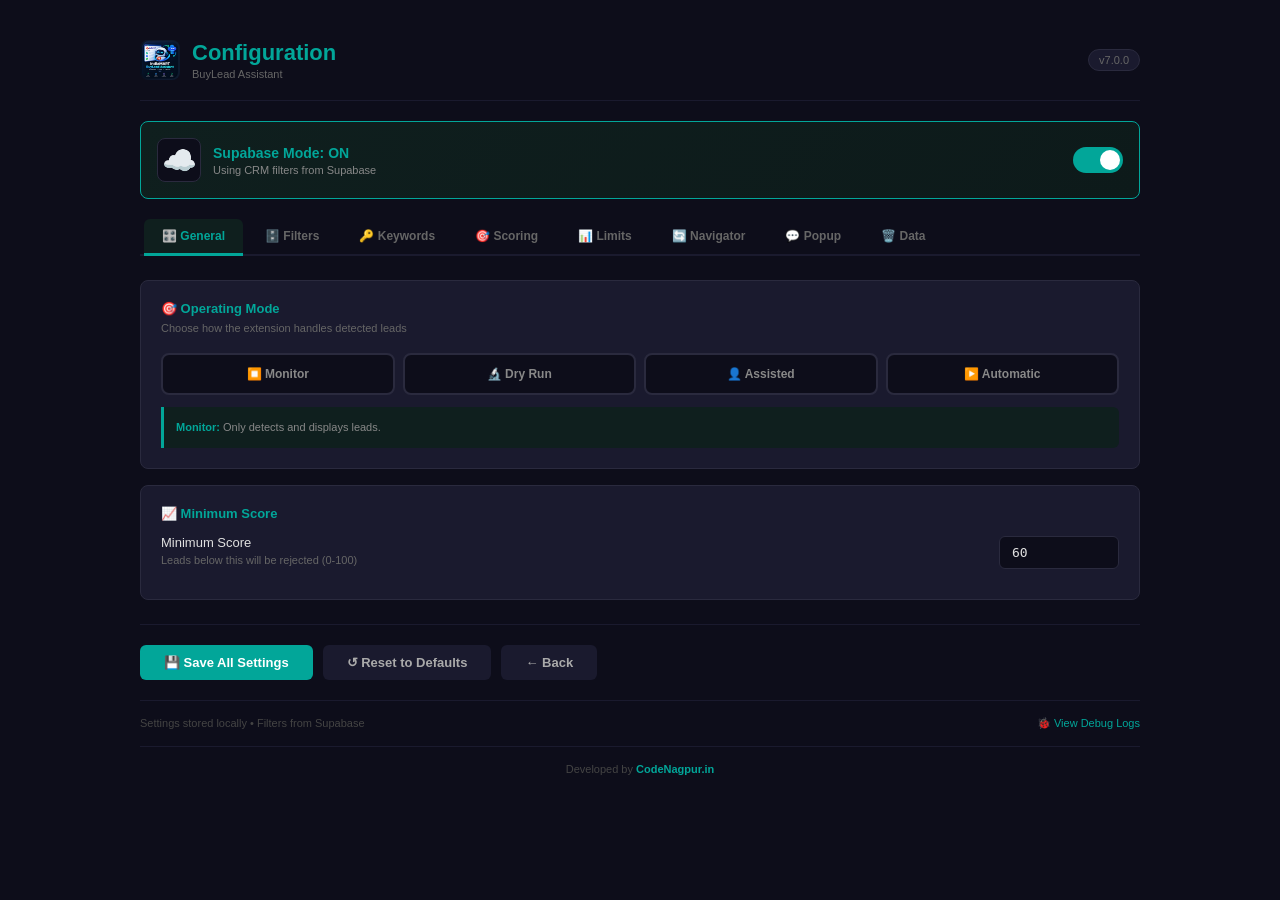
<file: config/index.html>
<!DOCTYPE html>
<html>
<head>
    <meta charset="UTF-8">
    <title>Config - BuyLead Assistant</title>
    <link rel="stylesheet" href="style.css">
</head>
<body>
    <div class="container">
        <div class="header">
            <div class="header-left">
                <img src="../plugin.png" alt="BuyLead Assistant" class="header-icon-img" />
                <div class="header-text">
                    <h1>Configuration</h1>
                    <span class="subtitle">BuyLead Assistant</span>
                </div>
            </div>
            <span class="version">v7.0.0</span>
        </div>

        <!-- Connection Toggle -->
        <div class="connection-toggle" id="connectionToggle">
            <div class="connection-left">
                <div class="connection-icon" id="configConnIcon">☁️</div>
                <div class="connection-info">
                    <div class="connection-label" id="configConnLabel">Supabase Mode: ON</div>
                    <div class="connection-desc" id="configConnDesc">Using CRM filters from Supabase</div>
                </div>
            </div>
            <label class="switch">
                <input type="checkbox" id="configSupabaseToggle" checked>
                <span class="slider"></span>
            </label>
        </div>

        <!-- Tabs -->
        <div class="tab-bar">
            <span class="tab active" data-tab="general">🎛️ General</span>
            <span class="tab" data-tab="filters">🗄️ Filters</span>
            <span class="tab" data-tab="keywords">🔑 Keywords</span>
            <span class="tab" data-tab="scoring">🎯 Scoring</span>
            <span class="tab" data-tab="limits">📊 Limits</span>
            <span class="tab" data-tab="navigator">🔄 Navigator</span>
            <span class="tab" data-tab="popup">💬 Popup</span>
            <span class="tab danger" data-tab="data">🗑️ Data</span>
        </div>

        <!-- ============================================================
             GENERAL
             ============================================================ -->
        <div class="tab-content active" id="tab-general">
            <div class="section">
                <div class="section-title">🎯 Operating Mode</div>
                <div class="section-desc">Choose how the extension handles detected leads</div>
                <div class="mode-grid">
                    <button class="mode-btn monitor"   data-mode="MONITOR">⏹️ Monitor</button>
                    <button class="mode-btn dryrun"    data-mode="DRY_RUN">🔬 Dry Run</button>
                    <button class="mode-btn assisted"  data-mode="ASSISTED">👤 Assisted</button>
                    <button class="mode-btn automatic" data-mode="AUTOMATIC">▶️ Automatic</button>
                </div>
                <div class="info-box" id="modeInfo"><strong>Monitor:</strong> Only detects and displays leads.</div>
            </div>
            <div class="section">
                <div class="section-title">📈 Minimum Score</div>
                <div class="field">
                    <div class="field-label">Minimum Score <span class="desc">Leads below this will be rejected (0-100)</span></div>
                    <div class="field-control"><input type="number" id="minScore" min="0" max="100" value="60"></div>
                </div>
            </div>
        </div>

        <!-- ============================================================
             FILTERS (Full CRUD + Legacy migration banner)
             ============================================================ -->
        <div class="tab-content" id="tab-filters">
            <div class="section">
                <div class="section-title">
                    🗄️ Filter Management
                    <span class="keyword-count" id="filtersCount">0</span>
                </div>
                <div class="section-desc">
                    Manage Supabase filters directly. Each filter contains product keywords,
                    negative keywords, required keywords, and location rules.
                </div>

                <!-- Legacy migration hint (auto-toggled by config.js) -->
                <div class="info-box" id="legacyBanner" style="display:none;">
                    <strong>⚠️ Legacy filters detected.</strong>
                    Some filters still use the old <code>filter_config</code> column.
                    Click <strong>Bulk Sync Keywords</strong> below to migrate them to the new
                    <code>product_keywords</code> / <code>negative_keywords</code> / etc. columns.
                </div>

                <div class="actions" style="margin-top:0;padding-top:0;border-top:none;">
                    <button class="btn-primary" id="refreshFiltersBtn">🔄 Refresh</button>
                    <button class="btn-primary" id="addFilterBtn">➕ Add New Filter</button>
                    <button class="btn-warning" id="bulkSyncBtn">🔄 Bulk Sync Keywords</button>
                </div>
                <div id="filtersList" style="margin-top:16px;">
                    <div class="empty-state">⏳ Loading filters...</div>
                </div>
            </div>
        </div>

        <!-- ============================================================
             KEYWORDS (Local fallback)
             ============================================================ -->
        <div class="tab-content" id="tab-keywords">
            <div class="section">
                <div class="section-title">📋 Local Product Keywords <span class="keyword-count" id="productCount">0</span></div>
                <div class="section-desc">One per line. Used when Supabase is OFF, or as fallback when Supabase has no keywords.</div>
                <div class="field"><div class="field-control" style="flex:1;text-align:left;min-width:auto;"><textarea id="productKeywords" rows="6"></textarea></div></div>
            </div>
            <div class="section">
                <div class="section-title">🚫 Local Negative Keywords <span class="keyword-count" id="negativeCount">0</span></div>
                <div class="field"><div class="field-control" style="flex:1;text-align:left;min-width:auto;"><textarea id="negativeKeywords" rows="5"></textarea></div></div>
            </div>
            <div class="section">
                <div class="section-title">✅ Local Required Keywords <span class="keyword-count" id="requiredCount">0</span></div>
                <div class="field"><div class="field-control" style="flex:1;text-align:left;min-width:auto;"><textarea id="requiredKeywords" rows="4"></textarea></div></div>
            </div>
            <div class="actions">
                <button class="btn-primary" id="saveKeywordsBtn">💾 Save Local Keywords</button>
                <button class="btn-secondary" id="resetKeywordsBtn">↺ Clear</button>
            </div>
        </div>

        <!-- ============================================================
             SCORING (unchanged, defaults read from config.js)
             ============================================================ -->
        <div class="tab-content" id="tab-scoring">
            <div class="section" style="border-color:#02A699;background:linear-gradient(135deg,#0f1f1e 0%,#0d1a1a 100%);">
                <div class="section-title">🎯 STRICT COUNTRY FILTER <span class="keyword-count" style="background:#02A699;color:#fff;">PRIMARY GATE</span></div>
                <div class="section-desc">When enabled, leads are filtered by country BEFORE keyword matching.</div>
                <div class="field">
                    <div class="field-label"><strong style="color:#02A699;">Enable Strict Country Mode</strong><span class="desc">Only acquire leads from allowed countries</span></div>
                    <div class="field-control"><label class="switch"><input type="checkbox" id="strictCountryMode"><span class="slider"></span></label></div>
                </div>
                <div class="field">
                    <div class="field-label">Allowed Countries <span class="desc">Comma-separated ISO codes (IN, US, AE)</span></div>
                    <div class="field-control" style="flex:1;text-align:left;"><input type="text" id="allowedCountries" style="width:100%;" placeholder="IN" value="IN"></div>
                </div>
                <div class="field">
                    <div class="field-label">Reject Unknown Country <span class="desc">Also reject leads with no country</span></div>
                    <div class="field-control"><label class="switch"><input type="checkbox" id="strictCountryRejectUnknown" checked><span class="slider"></span></label></div>
                </div>
                <div class="info-box" id="strictCountryPreview">🌍 Strict mode OFF — all countries accepted</div>
            </div>

            <div class="section">
                <div class="section-title">🎯 Base Scoring</div>
                <div class="field"><div class="field-label">Base Score</div><div class="field-control"><input type="number" id="wBase" min="0" max="100" value="50"></div></div>
            </div>

            <div class="section">
                <div class="section-title">📦 Product Keyword Weight</div>
                <div class="field"><div class="field-label">Points per Keyword</div><div class="field-control"><input type="number" id="wPerProductKeyword" min="0" max="50" value="10"></div></div>
                <div class="field"><div class="field-label">Max Product Bonus</div><div class="field-control"><input type="number" id="wMaxProductBonus" min="0" max="100" value="30"></div></div>
            </div>

            <div class="section">
                <div class="section-title">🌍 Country Weightage</div>
                <div class="field"><div class="field-label">Preferred Countries</div><div class="field-control" style="flex:1;text-align:left;"><input type="text" id="preferredCountries" style="width:100%;" placeholder="IN"></div></div>
                <div class="field"><div class="field-label">Country Match Bonus</div><div class="field-control"><input type="number" id="wCountryMatch" min="0" max="50" value="15"></div></div>
                <div class="field"><div class="field-label">Wrong Country Penalty</div><div class="field-control"><input type="number" id="pWrongCountry" min="-50" max="0" value="-20"></div></div>
            </div>

            <div class="section">
                <div class="section-title">📍 State Weightage</div>
                <div class="field"><div class="field-label">Preferred States</div><div class="field-control" style="flex:1;text-align:left;"><input type="text" id="preferredStates" style="width:100%;" placeholder="maharashtra"></div></div>
                <div class="field"><div class="field-label">State Match Bonus</div><div class="field-control"><input type="number" id="wPreferredState" min="0" max="50" value="15"></div></div>
                <div class="field"><div class="field-label">Wrong State Penalty</div><div class="field-control"><input type="number" id="pWrongState" min="-50" max="0" value="-10"></div></div>
            </div>

            <div class="section">
                <div class="section-title">📞 Contact Weightage</div>
                <div class="field"><div class="field-label">Mobile Available Bonus</div><div class="field-control"><input type="number" id="wHasMobile" min="0" max="30" value="10"></div></div>
                <div class="field"><div class="field-label">Email Available Bonus</div><div class="field-control"><input type="number" id="wHasEmail" min="0" max="30" value="8"></div></div>
                <div class="field"><div class="field-label">Phone Bonus</div><div class="field-control"><input type="number" id="wHasPhone" min="0" max="30" value="5"></div></div>
                <div class="field"><div class="field-label">No Contact Penalty</div><div class="field-control"><input type="number" id="pNoContact" min="-50" max="0" value="-5"></div></div>
            </div>

            <div class="section">
                <div class="section-title">📝 Requirement Detail</div>
                <div class="field"><div class="field-label">Detail Bonus</div><div class="field-control"><input type="number" id="wDetailedRequirement" min="0" max="30" value="5"></div></div>
                <div class="field"><div class="field-label">Min Length</div><div class="field-control"><input type="number" id="wRequirementLengthThreshold" min="20" max="500" value="100"></div></div>
            </div>

            <div class="actions">
                <button class="btn-primary" id="saveScoringBtn">💾 Save Scoring</button>
                <button class="btn-secondary" id="resetScoringBtn">↺ Reset</button>
            </div>
        </div>

        <!-- ============================================================
             LIMITS (defaults reflect v6.2 speed tuning)
             ============================================================ -->
        <div class="tab-content" id="tab-limits">
            <div class="section">
                <div class="section-title">⏱️ Rate Limits</div>
                <div class="section-desc">
                    Higher limits = faster queue. Cooldown is the gap between two acquisitions.
                </div>
                <div class="field"><div class="field-label">Per Minute</div><div class="field-control"><input type="number" id="perMinute" min="0" max="200" value="60"></div></div>
                <div class="field"><div class="field-label">Per Hour</div><div class="field-control"><input type="number" id="perHour" min="0" max="1000" value="400"></div></div>
                <div class="field"><div class="field-label">Per Day</div><div class="field-control"><input type="number" id="perDay" min="0" max="10000" value="2000"></div></div>
                <div class="field"><div class="field-label">Per Session</div><div class="field-control"><input type="number" id="perSession" min="0" max="5000" value="1000"></div></div>
                <div class="field"><div class="field-label">Cooldown (ms) <span class="desc">Lower = faster queue</span></div><div class="field-control"><input type="number" id="cooldownMs" min="0" max="60000" step="50" value="400"></div></div>
            </div>
        </div>

        <!-- ============================================================
             NAVIGATOR (defaults reflect v6.2 speed tuning)
             ============================================================ -->
        <div class="tab-content" id="tab-navigator">
            <div class="section">
                <div class="section-title">🔄 Auto-Scroll & Load</div>
                <div class="section-desc">
                    These settings control how fast the page is scrolled to the bottom
                    and how quickly new leads are pulled in. Defaults are tuned for speed.
                </div>
                <div class="field"><div class="field-label">Auto-Scroll Enabled</div><div class="field-control"><input type="checkbox" id="autoScroll" checked style="width:18px;height:18px;"></div></div>
                <div class="field"><div class="field-label">Scroll Speed (px/step) <span class="desc">Higher = faster</span></div><div class="field-control"><input type="number" id="scrollSpeed" min="100" max="3000" step="50" value="900"></div></div>
                <div class="field"><div class="field-label">Scroll Delay (ms) <span class="desc">Lower = faster</span></div><div class="field-control"><input type="number" id="scrollDelayMs" min="10" max="1000" step="10" value="40"></div></div>
                <div class="field"><div class="field-label">Bottom Wait (ms)</div><div class="field-control"><input type="number" id="bottomWaitMs" min="100" max="10000" step="100" value="500"></div></div>
                <div class="field"><div class="field-label">Loop Interval (ms) <span class="desc">Lower = faster queue refill</span></div><div class="field-control"><input type="number" id="loopIntervalMs" min="100" max="10000" step="50" value="250"></div></div>
                <div class="field"><div class="field-label">Load More Wait (ms)</div><div class="field-control"><input type="number" id="loadMoreWaitMs" min="200" max="15000" step="100" value="900"></div></div>
                <div class="field"><div class="field-label">Max Stuck Loops</div><div class="field-control"><input type="number" id="maxStuckLoops" min="1" max="20" value="3"></div></div>
            </div>
            <div class="section">
                <div class="section-title">♻️ Auto-Reload</div>
                <div class="field"><div class="field-label">Auto-Reload on Complete</div><div class="field-control"><input type="checkbox" id="autoReloadOnComplete" checked style="width:18px;height:18px;"></div></div>
                <div class="field"><div class="field-label">Reload Delay (ms)</div><div class="field-control"><input type="number" id="autoReloadDelayMs" min="500" max="30000" step="100" value="1500"></div></div>
                <div class="field"><div class="field-label">Max Reloads/Session</div><div class="field-control"><input type="number" id="maxReloadsPerSession" min="1" max="200" value="20"></div></div>
            </div>
            <div class="actions">
                <!-- Speed-only reset — see note in config.js. Not wired by default; safe to remove if unwanted. -->
                <button class="btn-secondary" id="speedResetBtn" title="Reset only scroll/loop/cooldown to fast defaults">⚡ Reset to Speed Defaults</button>
            </div>
        </div>

        <!-- ============================================================
             POPUP (defaults reflect v6.2 speed tuning)
             ============================================================ -->
        <div class="tab-content" id="tab-popup">
            <div class="section">
                <div class="section-title">💬 Popup Handling</div>
                <div class="field"><div class="field-label">Auto-Handle Popups</div><div class="field-control"><input type="checkbox" id="autoMinimize" checked style="width:18px;height:18px;"></div></div>
                <div class="field"><div class="field-label">Popup Timeout (ms) <span class="desc">How long to wait before assuming no popup</span></div><div class="field-control"><input type="number" id="popupTimeoutMs" min="1000" max="60000" step="500" value="5000"></div></div>
                <div class="field"><div class="field-label">Confirmation Answer</div><div class="field-control"><select id="confirmationAnswer"><option value="yes">YES</option><option value="no">NO</option></select></div></div>
                <div class="field"><div class="field-label">Purchase Modal Action</div><div class="field-control"><select id="purchaseAction"><option value="close">Auto-close</option><option value="stop">Stop acquiring</option></select></div></div>
            </div>
        </div>

        <!-- ============================================================
             DATA
             ============================================================ -->
        <div class="tab-content" id="tab-data">
            <div class="section">
                <div class="section-title">📊 Supabase Table Counts</div>
                <div class="weight-grid">
                    <div class="stat-box"><div class="num" id="countLeads">-</div><div class="lbl">Leads</div></div>
                    <div class="stat-box"><div class="num" id="countHistory">-</div><div class="lbl">History</div></div>
                    <div class="stat-box"><div class="num" id="countFilters">-</div><div class="lbl">Filters</div></div>
                </div>
                <div style="margin-top:16px;">
                    <button class="btn-primary" id="refreshCountsBtn">🔄 Refresh Counts</button>
                </div>
            </div>

            <div class="section">
                <div class="section-title">🧹 Local Data</div>
                <div class="danger-zone-buttons">
                    <button class="btn-warning" data-action="clearDupCache">🗑️ Clear Duplicate Cache</button>
                    <button class="btn-danger"  data-action="clearAllLocal">⚠️ Clear ALL Local Data</button>
                </div>
            </div>

            <div class="section danger">
                <div class="section-title">☢️ Supabase Data — DANGER ZONE</div>
                <div class="danger-zone-buttons">
                    <button class="btn-warning" data-action="resetStats">🔄 Reset Filter Stats</button>
                    <button class="btn-danger"  data-action="clearHistory">🗑️ Delete ALL Lead History</button>
                    <button class="btn-danger"  data-action="clearLeads">🗑️ Delete ALL Leads</button>
                    <button class="btn-danger"  data-action="clearBefore">📅 Delete Leads Before Date</button>
                    <button class="btn-danger"  data-action="clearFilters">🗑️ Delete ALL Filters</button>
                </div>
            </div>
        </div>

        <!-- ============================================================
             GLOBAL ACTIONS
             ============================================================ -->
        <div class="actions">
            <button class="btn-primary"   id="saveAllBtn">💾 Save All Settings</button>
            <button class="btn-secondary" id="resetAllBtn">↺ Reset to Defaults</button>
            <button class="btn-secondary" id="backBtn">← Back</button>
        </div>

        <div class="footer">
            <span>Settings stored locally • Filters from Supabase</span>
            <a id="debugLink">🐞 View Debug Logs</a>
        </div>

        <div class="credit">
            Developed by <a href="https://codenagpur.in" target="_blank">CodeNagpur.in</a>
        </div>
    </div>

    <!-- ============================================================
         FILTER EDITOR MODAL (unchanged — all IDs kept)
         ============================================================ -->
    <div class="modal-overlay" id="filterModal" style="display:none;">
        <div class="modal">
            <div class="modal-header">
                <h3 id="filterModalTitle">Add New Filter</h3>
                <button class="modal-close" id="filterModalClose">×</button>
            </div>
            <div class="modal-body">
                <input type="hidden" id="editFilterId" value="">

                <div class="field">
                    <div class="field-label">Filter Name <span class="desc">Display name (e.g. "Skincare Serum")</span></div>
                    <div class="field-control" style="flex:1;text-align:left;">
                        <input type="text" id="editFilterName" style="width:100%;" placeholder="Skincare Serum">
                    </div>
                </div>

                <div class="field">
                    <div class="field-label">Client ID <span class="desc">Usually "default"</span></div>
                    <div class="field-control" style="flex:1;text-align:left;">
                        <input type="text" id="editClientId" style="width:100%;" value="default">
                    </div>
                </div>

                <div class="field">
                    <div class="field-label">Is Active <span class="desc">Only active filters are used</span></div>
                    <div class="field-control">
                        <label class="switch">
                            <input type="checkbox" id="editIsActive" checked>
                            <span class="slider"></span>
                        </label>
                    </div>
                </div>

                <div class="section-title" style="margin-top:20px;">📦 Product Keywords</div>
                <div class="section-desc">One per line. At least one must match the lead's <strong>product name</strong> (not the message).</div>
                <textarea id="editProductKeywords" class="modal-textarea" rows="6" placeholder="serum&#10;sunscreen&#10;spf&#10;cream"></textarea>

                <div class="section-title" style="margin-top:16px;">🚫 Negative Keywords</div>
                <div class="section-desc">One per line. Any match in the product name rejects the lead.</div>
                <textarea id="editNegativeKeywords" class="modal-textarea" rows="4" placeholder="used&#10;repair&#10;job"></textarea>

                <div class="section-title" style="margin-top:16px;">✅ Required Keywords</div>
                <div class="section-desc">One per line. At least one must appear in the product name <em>or</em> message.</div>
                <textarea id="editRequiredKeywords" class="modal-textarea" rows="3" placeholder="buy&#10;purchase"></textarea>

                <div class="section-title" style="margin-top:16px;">🌍 Location Keywords</div>
                <div class="section-desc">One per line. Country or state names (e.g. india, maharashtra)</div>
                <textarea id="editLocationKeywords" class="modal-textarea" rows="3" placeholder="india&#10;maharashtra"></textarea>

                <div class="info-box" style="margin-top:16px;">
                    <strong>💡 Tip:</strong> v7 stores keywords only in the new columns
                    (<code>product_keywords</code>, <code>negative_keywords</code>, etc.).
                    Legacy <code>filter_config</code> is no longer written.
                </div>
            </div>
            <div class="modal-footer">
                <button class="btn-secondary" id="filterModalCancel">Cancel</button>
                <button class="btn-primary"   id="filterModalSave">💾 Save Filter</button>
            </div>
        </div>
    </div>

    <div class="toast-container" id="toastContainer"></div>

    <script src="config.js"></script>
</body>
</html>
</file>
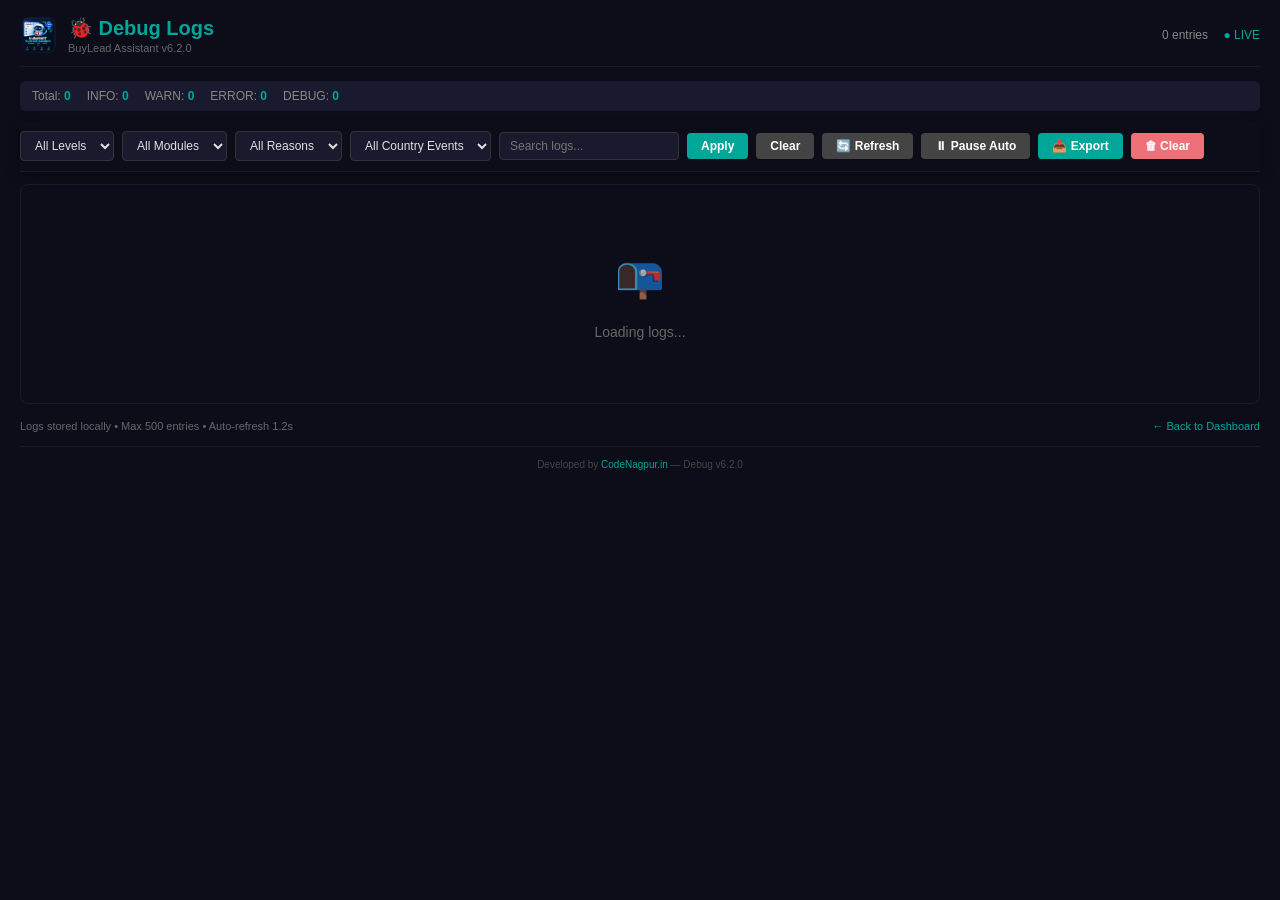
<file: debug/index.html>
<!DOCTYPE html>
<html>
<head>
    <meta charset="UTF-8">
    <title>Debug - BuyLead Assistant</title>
    <style>
        /* ============================================================
           RESET & BASE
           ============================================================ */
        * { margin: 0; padding: 0; box-sizing: border-box; }
        body {
            font-family: 'Consolas', -apple-system, Arial, sans-serif;
            background: #0d0d1a;
            color: #e0e0e0;
            padding: 16px 20px 20px;
            min-height: 100vh;
        }

        /* ============================================================
           HEADER
           ============================================================ */
        .header {
            display: flex;
            justify-content: space-between;
            align-items: center;
            margin-bottom: 14px;
            padding-bottom: 12px;
            border-bottom: 1px solid #1a1a2e;
        }
        .header-left { display: flex; align-items: center; gap: 12px; }
        .header-icon-img {
            width: 36px;
            height: 36px;
            object-fit: contain;
            border-radius: 8px;
            flex-shrink: 0;
        }
        .header-text { display: flex; flex-direction: column; }
        .header h1 { font-size: 20px; color: #02A699; line-height: 1.2; }
        .header .subtitle { font-size: 11px; color: #666; margin-top: 2px; }
        .header .status { font-size: 12px; color: #888; }
        .header .status #liveIndicator { margin-left: 12px; color: #02A699; }

        /* ============================================================
           STATS BAR
           ============================================================ */
        .stats-bar {
            display: flex;
            gap: 16px;
            margin-bottom: 10px;
            padding: 8px 12px;
            background: #1a1a2e;
            border-radius: 6px;
            font-size: 12px;
            flex-wrap: wrap;
        }
        .stats-bar span { color: #888; }
        .stats-bar strong { color: #02A699; }

        /* ============================================================
           STICKY FILTER BAR
           ============================================================ */
        .controls {
            display: flex;
            flex-wrap: wrap;
            gap: 8px;
            align-items: center;
            padding: 10px 0;
            margin-bottom: 12px;
            position: sticky;
            top: 0;
            z-index: 100;
            background: #0d0d1a;
            border-bottom: 1px solid #1a1a2e;
            box-shadow: 0 4px 12px rgba(0,0,0,0.4);
        }
        .controls select,
        .controls input {
            padding: 6px 10px;
            border-radius: 4px;
            border: 1px solid #333;
            background: #1a1a2e;
            color: #e0e0e0;
            font-size: 12px;
            font-family: inherit;
        }
        .controls select:focus,
        .controls input:focus {
            outline: none;
            border-color: #02A699;
            box-shadow: 0 0 0 2px rgba(2, 166, 153, 0.15);
        }
        .controls button {
            padding: 6px 14px;
            border: none;
            border-radius: 4px;
            cursor: pointer;
            font-weight: 600;
            font-size: 12px;
            font-family: inherit;
            transition: all 0.15s ease;
        }
        .controls button:disabled { opacity: 0.6; cursor: not-allowed; }

        /* ============================================================
           BUTTON VARIANTS
           ============================================================ */
        .btn-primary   { background: #02A699; color: white; }
        .btn-primary:hover:not(:disabled)   { background: #018f88; }
        .btn-danger    { background: #ef7076; color: white; }
        .btn-danger:hover:not(:disabled)    { background: #e05a5f; }
        .btn-secondary { background: #444; color: white; }
        .btn-secondary:hover:not(:disabled) { background: #555; }

        /* ============================================================
           LOG CONTAINER
           ============================================================ */
        .log-container {
            background: #0d0d1a;
            border-radius: 8px;
            max-height: 74vh;
            overflow-y: auto;
            border: 1px solid #1a1a2e;
        }
        .log-container::-webkit-scrollbar { width: 10px; }
        .log-container::-webkit-scrollbar-track { background: #0d0d1a; }
        .log-container::-webkit-scrollbar-thumb { background: #2a2a3e; border-radius: 5px; }
        .log-container::-webkit-scrollbar-thumb:hover { background: #3a3a4e; }

        /* ============================================================
           LOG ROW
           ============================================================ */
        .log-entry {
            padding: 6px 12px;
            border-bottom: 1px solid #1a1a2e;
            font-size: 12px;
            display: flex;
            align-items: center;
            gap: 10px;
            font-family: 'Consolas', monospace;
            flex-wrap: wrap;
        }
        .log-entry:hover { background: #14141f; }
        .log-entry:last-child { border-bottom: none; }

        /* Level badge */
        .log-level {
            font-weight: 700;
            min-width: 55px;
            text-align: center;
            padding: 1px 6px;
            border-radius: 3px;
            font-size: 10px;
            flex-shrink: 0;
        }
        .level-TRACE { color: #666;    background: #1a1a1a; }
        .level-DEBUG { color: #8888cc; background: #1a1a2e; }
        .level-INFO  { color: #02A699; background: #0a2e2c; }
        .level-WARN  { color: #f5a623; background: #2e2410; }
        .level-ERROR { color: #ef7076; background: #2e1012; }
        .level-FATAL {
            color: #ff0000;
            background: #2e0000;
            animation: pulseFatal 1.5s ease-in-out infinite;
        }
        @keyframes pulseFatal {
            0%, 100% { opacity: 1; }
            50% { opacity: 0.65; }
        }

        /* Time + module columns */
        .log-time {
            color: #666;
            font-size: 11px;
            min-width: 130px;
            flex-shrink: 0;
            font-variant-numeric: tabular-nums;
        }
        .log-module {
            color: #888;
            min-width: 85px;
            flex-shrink: 0;
            font-size: 11px;
        }
        .log-message {
            flex: 1;
            color: #e0e0e0;
            word-break: break-word;
            min-width: 200px;
        }

        /* Inline extras: product name + reason chips */
        .log-extra {
            display: inline-block;
            color: #7c8fbe;
            background: #1a1a2e;
            padding: 1px 6px;
            border-radius: 3px;
            font-size: 10px;
            margin-left: 6px;
            max-width: 220px;
            overflow: hidden;
            text-overflow: ellipsis;
            white-space: nowrap;
            vertical-align: middle;
        }
        .log-reason {
            display: inline-block;
            padding: 1px 6px;
            border-radius: 3px;
            font-size: 10px;
            margin-left: 6px;
            background: #1a1a2e;
            font-weight: 600;
            vertical-align: middle;
        }

        /* Preview data + buttons cluster */
        .log-data {
            color: #666;
            font-size: 10px;
            max-width: 260px;
            overflow: hidden;
            text-overflow: ellipsis;
            white-space: nowrap;
            flex-shrink: 0;
        }
        .log-buttons {
            display: inline-flex;
            align-items: center;
            gap: 2px;
            flex-shrink: 0;
        }
        .expand-btn {
            background: none;
            border: none;
            color: #02A699;
            cursor: pointer;
            font-size: 10px;
            padding: 3px 6px;
            border-radius: 3px;
        }
        .expand-btn:hover {
            background: #1a1a2e;
            color: #fff;
        }
        .copy-btn {
            background: none;
            border: none;
            color: #666;
            cursor: pointer;
            font-size: 11px;
            padding: 3px 6px;
            border-radius: 3px;
            transition: all 0.15s ease;
        }
        .copy-btn:hover {
            color: #02A699;
            background: #1a1a2e;
        }

        /* Expanded data */
        .log-data-full {
            display: none;
            width: 100%;
            padding: 10px;
            margin-top: 4px;
            background: #1a1a2e;
            border-radius: 4px;
            font-size: 11px;
            color: #aaa;
            white-space: pre-wrap;
            word-break: break-all;
            font-family: 'Consolas', monospace;
            border-left: 3px solid #02A699;
        }
        .log-data-full.show { display: block; }

        /* ============================================================
           EMPTY STATE
           ============================================================ */
        .empty {
            text-align: center;
            color: #666;
            padding: 60px 20px;
            font-size: 14px;
            line-height: 1.6;
        }
        .empty-icon {
            font-size: 40px;
            display: block;
            margin-bottom: 12px;
            opacity: 0.7;
        }

        /* ============================================================
           FOOTER + CREDIT
           ============================================================ */
        .footer {
            margin-top: 16px;
            display: flex;
            justify-content: space-between;
            font-size: 11px;
            color: #666;
            flex-wrap: wrap;
            gap: 8px;
        }
        .footer a {
            color: #02A699;
            text-decoration: none;
            cursor: pointer;
        }
        .footer a:hover { text-decoration: underline; }

        .credit {
            text-align: center;
            margin-top: 14px;
            padding-top: 12px;
            border-top: 1px solid #1a1a2e;
            font-size: 10px;
            color: #444;
        }
        .credit a { color: #02A699; text-decoration: none; }
        .credit a:hover { text-decoration: underline; }

        /* ============================================================
           TOAST
           ============================================================ */
        .toast {
            position: fixed;
            bottom: 24px;
            left: 50%;
            transform: translateX(-50%);
            background: #1a1a2e;
            color: white;
            padding: 10px 20px;
            border-radius: 6px;
            font-size: 12px;
            z-index: 9999;
            max-width: 90%;
            text-align: center;
            box-shadow: 0 4px 20px rgba(0,0,0,0.5);
            border: 1px solid #2a2a3e;
        }
        @keyframes fadeInUp {
            from { opacity: 0; transform: translateX(-50%) translateY(20px); }
            to   { opacity: 1; transform: translateX(-50%) translateY(0); }
        }
        @keyframes fadeOutDown {
            from { opacity: 1; transform: translateX(-50%) translateY(0); }
            to   { opacity: 0; transform: translateX(-50%) translateY(20px); }
        }

        /* ============================================================
           RESPONSIVE
           ============================================================ */
        @media (max-width: 700px) {
            body { padding: 12px; }
            .controls select,
            .controls input { font-size: 11px; padding: 5px 8px; }
            .controls button { padding: 5px 10px; font-size: 11px; }
            .log-time { min-width: 100px; font-size: 10px; }
            .log-module { min-width: 70px; }
            .log-data { display: none; }
        }
    </style>
</head>
<body>
    <!-- ============================================================
         HEADER
         ============================================================ -->
    <div class="header">
        <div class="header-left">
            <img src="../plugin.png" alt="BuyLead Assistant" class="header-icon-img" />
            <div class="header-text">
                <h1>🐞 Debug Logs</h1>
                <span class="subtitle">BuyLead Assistant v6.2.0</span>
            </div>
        </div>
        <div class="status">
            <span id="logCount">0 entries</span>
            <span id="liveIndicator">● LIVE</span>
        </div>
    </div>

    <!-- ============================================================
         STATS BAR
         ============================================================ -->
    <div class="stats-bar">
        <span>Total: <strong id="statTotal">0</strong></span>
        <span>INFO: <strong id="statInfo">0</strong></span>
        <span>WARN: <strong id="statWarn">0</strong></span>
        <span>ERROR: <strong id="statError">0</strong></span>
        <span>DEBUG: <strong id="statDebug">0</strong></span>
    </div>

    <!-- ============================================================
         STICKY FILTER BAR (dropdowns + search + actions)
         ============================================================ -->
    <div class="controls">
        <select id="levelFilter">
            <option value="ALL">All Levels</option>
            <option value="TRACE">TRACE</option>
            <option value="DEBUG">DEBUG</option>
            <option value="INFO">INFO</option>
            <option value="WARN">WARN</option>
            <option value="ERROR">ERROR</option>
            <option value="FATAL">FATAL</option>
        </select>

        <select id="moduleFilter">
            <option value="ALL">All Modules</option>
        </select>

        <select id="reasonFilter">
            <option value="ALL">All Reasons</option>
        </select>

        <select id="countryFilter">
            <option value="ALL">All Country Events</option>
        </select>

        <input type="text" id="searchFilter" placeholder="Search logs..." style="width:180px;">

        <button class="btn-primary"   id="applyFilter">Apply</button>
        <button class="btn-secondary" id="clearFilter">Clear</button>
        <button class="btn-secondary" id="refreshBtn">🔄 Refresh</button>
        <button class="btn-secondary" id="autoRefreshBtn">⏸ Pause Auto</button>
        <button class="btn-primary"   id="exportBtn">📥 Export</button>
        <button class="btn-danger"    id="clearBtn">🗑 Clear</button>
    </div>

    <!-- ============================================================
         LOG CONTAINER
         ============================================================ -->
    <div class="log-container" id="logContainer">
        <div class="empty">
            <span class="empty-icon">📭</span>
            Loading logs...
        </div>
    </div>

    <!-- ============================================================
         FOOTER
         ============================================================ -->
    <div class="footer">
        <span>Logs stored locally • Max 500 entries • Auto-refresh 1.2s</span>
        <a id="backLink">← Back to Dashboard</a>
    </div>

    <div class="credit">
        Developed by <a href="https://codenagpur.in" target="_blank">CodeNagpur.in</a> — Debug v6.2.0
    </div>

    <!-- ============================================================
         SCRIPT (event delegation handles all clicks — no inline JS)
         ============================================================ -->
    <script src="debug.js"></script>
</body>
</html>
</file>
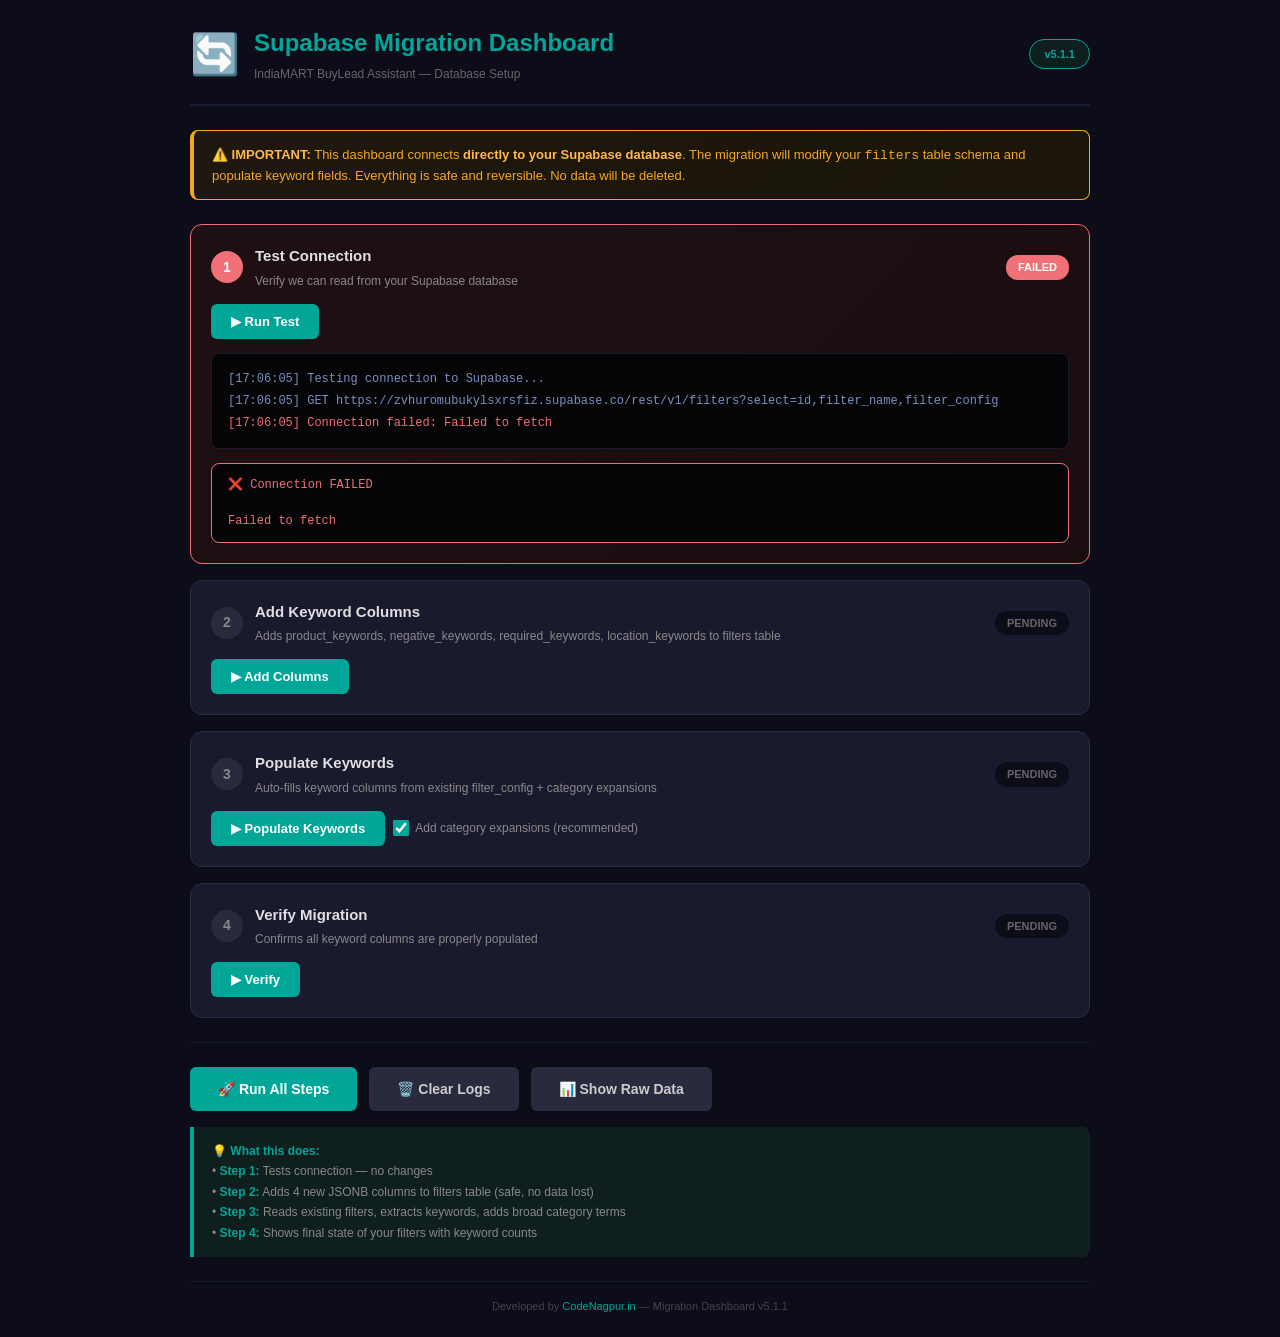
<file: migration/index.html>
<!DOCTYPE html>
<html>
<head>
    <meta charset="UTF-8">
    <title>Supabase Migration Dashboard</title>
    <link rel="stylesheet" href="style.css">
</head>
<body>
    <div class="container">
        <div class="header">
            <div class="header-left">
                <div class="header-icon">🔄</div>
                <div>
                    <h1>Supabase Migration Dashboard</h1>
                    <div class="subtitle">IndiaMART BuyLead Assistant — Database Setup</div>
                </div>
            </div>
            <span class="badge">v5.1.1</span>
        </div>

        <div class="warning">
            <strong>⚠️ IMPORTANT:</strong> This dashboard connects <strong>directly to your Supabase database</strong>. 
            The migration will modify your <code>filters</code> table schema and populate keyword fields. 
            Everything is safe and reversible. No data will be deleted.
        </div>

        <!-- STEP 1 -->
        <div class="step" id="step1">
            <div class="step-header">
                <div class="step-left">
                    <div class="step-number">1</div>
                    <div>
                        <div class="step-title">Test Connection</div>
                        <div class="step-desc">Verify we can read from your Supabase database</div>
                    </div>
                </div>
                <span class="step-status" id="step1-status">PENDING</span>
            </div>
            <div class="step-actions">
                <button class="btn btn-primary" id="step1-btn" data-action="runStep1">▶ Run Test</button>
            </div>
            <div class="log" id="step1-log"></div>
            <div class="result-box" id="step1-result"></div>
        </div>

        <!-- STEP 2 -->
        <div class="step" id="step2">
            <div class="step-header">
                <div class="step-left">
                    <div class="step-number">2</div>
                    <div>
                        <div class="step-title">Add Keyword Columns</div>
                        <div class="step-desc">Adds product_keywords, negative_keywords, required_keywords, location_keywords to filters table</div>
                    </div>
                </div>
                <span class="step-status" id="step2-status">PENDING</span>
            </div>
            <div class="step-actions">
                <button class="btn btn-primary" id="step2-btn" data-action="runStep2">▶ Add Columns</button>
            </div>
            <div class="log" id="step2-log"></div>
            <div class="result-box" id="step2-result"></div>
        </div>

        <!-- STEP 3 -->
        <div class="step" id="step3">
            <div class="step-header">
                <div class="step-left">
                    <div class="step-number">3</div>
                    <div>
                        <div class="step-title">Populate Keywords</div>
                        <div class="step-desc">Auto-fills keyword columns from existing filter_config + category expansions</div>
                    </div>
                </div>
                <span class="step-status" id="step3-status">PENDING</span>
            </div>
            <div class="step-actions">
                <button class="btn btn-primary" id="step3-btn" data-action="runStep3">▶ Populate Keywords</button>
                <label class="checkbox-label">
                    <input type="checkbox" id="useExpansions" checked>
                    Add category expansions (recommended)
                </label>
            </div>
            <div class="log" id="step3-log"></div>
            <div class="result-box" id="step3-result"></div>
        </div>

        <!-- STEP 4 -->
        <div class="step" id="step4">
            <div class="step-header">
                <div class="step-left">
                    <div class="step-number">4</div>
                    <div>
                        <div class="step-title">Verify Migration</div>
                        <div class="step-desc">Confirms all keyword columns are properly populated</div>
                    </div>
                </div>
                <span class="step-status" id="step4-status">PENDING</span>
            </div>
            <div class="step-actions">
                <button class="btn btn-primary" id="step4-btn" data-action="runStep4">▶ Verify</button>
            </div>
            <div class="log" id="step4-log"></div>
            <div class="result-box" id="step4-result"></div>
        </div>

        <!-- BOTTOM ACTIONS -->
        <div class="actions-bottom">
            <button class="btn btn-primary" data-action="runAllSteps">🚀 Run All Steps</button>
            <button class="btn btn-secondary" data-action="clearLogs">🗑️ Clear Logs</button>
            <button class="btn btn-secondary" data-action="showRawData">📊 Show Raw Data</button>
        </div>

        <div class="info-panel">
            <strong>💡 What this does:</strong><br>
            • <strong>Step 1:</strong> Tests connection — no changes<br>
            • <strong>Step 2:</strong> Adds 4 new JSONB columns to filters table (safe, no data lost)<br>
            • <strong>Step 3:</strong> Reads existing filters, extracts keywords, adds broad category terms<br>
            • <strong>Step 4:</strong> Shows final state of your filters with keyword counts
        </div>

        <div class="footer">
            Developed by <a href="https://codenagpur.in" target="_blank">CodeNagpur.in</a> — Migration Dashboard v5.1.1
        </div>
    </div>

    <script src="app.js"></script>
</body>
</html>
</file>
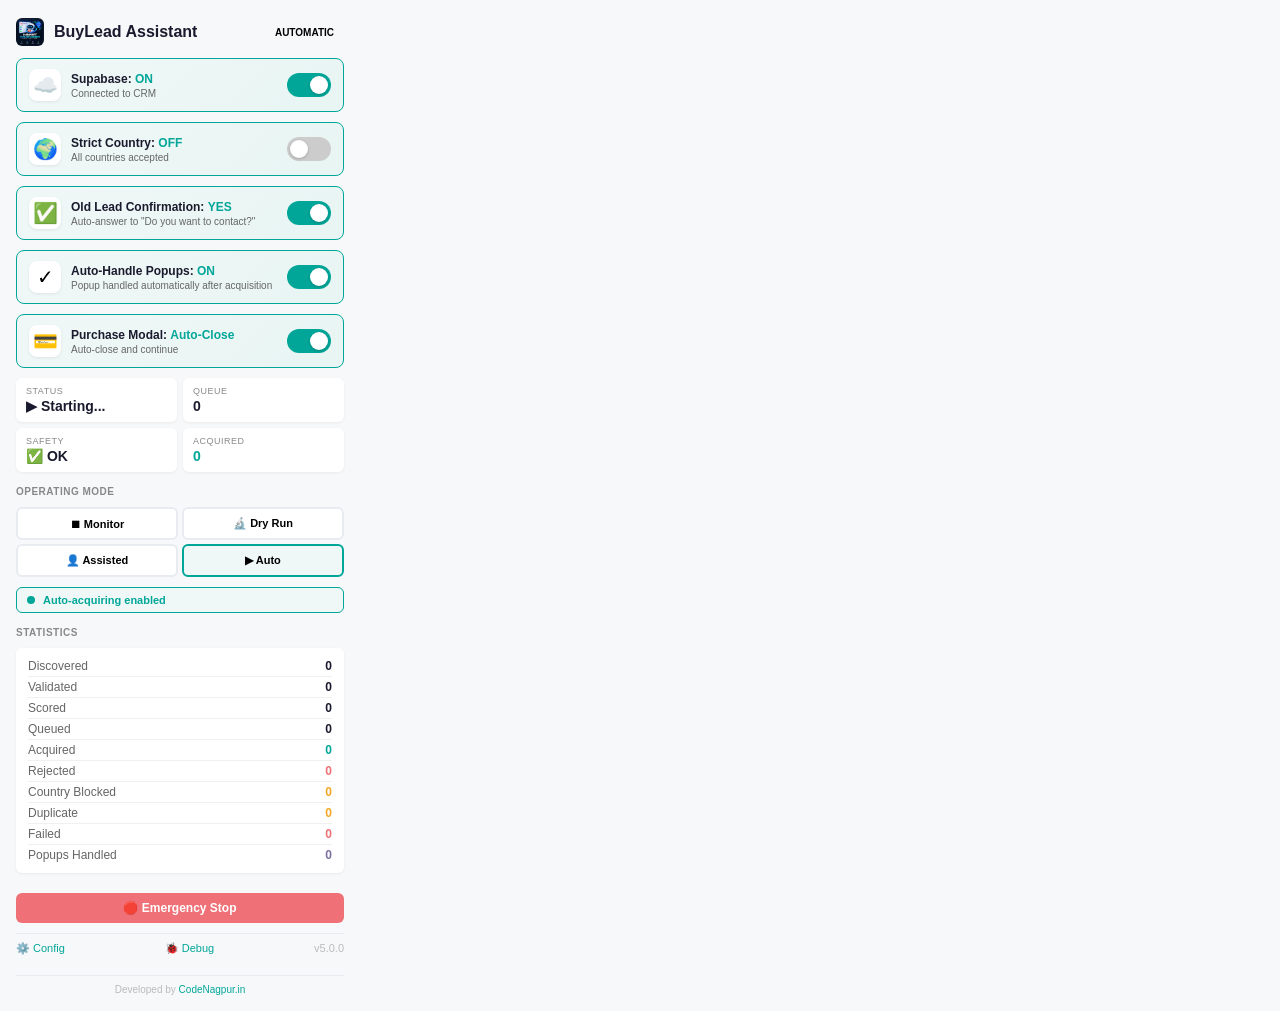
<file: popup/index.html>
<!DOCTYPE html>
<html>
<head>
    <meta charset="UTF-8">
    <title>BuyLead Assistant</title>
    <link rel="stylesheet" href="style.css">
</head>
<body>
    <div class="container">
        <!-- Header -->
        <div class="header">
            <div class="header-brand">
                <img src="../plugin.png" alt="BuyLead Assistant" class="brand-icon" width="28" height="28" />
                <div class="title">BuyLead Assistant</div>
            </div>
            <span class="badge" id="modeBadge">AUTOMATIC</span>
        </div>

        <!-- Supabase Mode Toggle -->
        <div class="connection-toggle" id="connectionToggle">
            <div class="connection-left">
                <div class="connection-icon" id="connectionIcon">☁️</div>
                <div class="connection-info">
                    <div class="connection-label" id="connectionLabel">Supabase: <strong>ON</strong></div>
                    <div class="connection-status" id="connectionStatus">Connected to CRM</div>
                </div>
            </div>
            <label class="switch">
                <input type="checkbox" id="supabaseToggle" checked>
                <span class="slider"></span>
            </label>
        </div>

        <!-- Strict Country Toggle -->
        <div class="connection-toggle" id="strictCountryWrap">
            <div class="connection-left">
                <div class="connection-icon" id="strictCountryIcon">🌍</div>
                <div class="connection-info">
                    <div class="connection-label" id="strictCountryLabel">Strict Country: <strong>OFF</strong></div>
                    <div class="connection-status" id="strictCountryStatus">All countries accepted</div>
                </div>
            </div>
            <label class="switch">
                <input type="checkbox" id="strictCountryToggle">
                <span class="slider"></span>
            </label>
        </div>

        <!-- Confirmation Answer Toggle -->
        <div class="connection-toggle" id="confirmToggleWrap">
            <div class="connection-left">
                <div class="connection-icon" id="confirmIcon">✅</div>
                <div class="connection-info">
                    <div class="connection-label" id="confirmLabel">Old Lead Confirmation: <strong>YES</strong></div>
                    <div class="connection-status" id="confirmStatus">Auto-answer to "Do you want to contact?"</div>
                </div>
            </div>
            <label class="switch">
                <input type="checkbox" id="confirmToggle" checked>
                <span class="slider"></span>
            </label>
        </div>

        <!-- Auto-Minimize Toggle -->
        <div class="connection-toggle" id="autoMinToggleWrap">
            <div class="connection-left">
                <div class="connection-icon" id="autoMinIcon">✓</div>
                <div class="connection-info">
                    <div class="connection-label" id="autoMinLabel">Auto-Handle Popups: <strong>ON</strong></div>
                    <div class="connection-status" id="autoMinStatus">Popup handled automatically after acquisition</div>
                </div>
            </div>
            <label class="switch">
                <input type="checkbox" id="autoMinToggle" checked>
                <span class="slider"></span>
            </label>
        </div>

        <!-- Purchase Modal Toggle -->
        <div class="connection-toggle" id="purchaseToggleWrap">
            <div class="connection-left">
                <div class="connection-icon" id="purchaseIcon">💳</div>
                <div class="connection-info">
                    <div class="connection-label" id="purchaseLabel">Purchase Modal: <strong>Auto-Close</strong></div>
                    <div class="connection-status" id="purchaseStatus">Auto-close and continue</div>
                </div>
            </div>
            <label class="switch">
                <input type="checkbox" id="purchaseToggle" checked>
                <span class="slider"></span>
            </label>
        </div>

        <!-- Status Grid -->
        <div class="status-grid">
            <div class="status-item">
                <div class="status-label">Status</div>
                <div class="status-value" id="statusText">▶ Starting...</div>
            </div>
            <div class="status-item">
                <div class="status-label">Queue</div>
                <div class="status-value" id="queueStatus">0</div>
            </div>
            <div class="status-item">
                <div class="status-label">Safety</div>
                <div class="status-value" id="safetyStatus">✅ OK</div>
            </div>
            <div class="status-item">
                <div class="status-label">Acquired</div>
                <div class="status-value" id="acquiredCount" style="color:#02A699;">0</div>
            </div>
        </div>

        <!-- Mode Controls -->
        <div class="section-title">Operating Mode</div>
        <div class="mode-grid">
            <button class="mode-btn mode-monitor" data-mode="MONITOR" id="modeMonitor">⏹ Monitor</button>
            <button class="mode-btn mode-dryrun" data-mode="DRY_RUN" id="modeDryRun">🔬 Dry Run</button>
            <button class="mode-btn mode-assisted" data-mode="ASSISTED" id="modeAssisted">👤 Assisted</button>
            <button class="mode-btn mode-automatic active" data-mode="AUTOMATIC" id="modeAutomatic">▶ Auto</button>
        </div>

        <!-- Auto-Start Notice -->
        <div class="auto-notice" id="autoNotice">
            <span class="pulse-dot"></span>
            <span>Auto-acquiring enabled</span>
        </div>

        <!-- Stats -->
        <div class="section-title">Statistics</div>
        <div class="stats-grid">
            <div class="stat-row"><span class="stat-label">Discovered</span><span class="stat-value" id="statDiscovered">0</span></div>
            <div class="stat-row"><span class="stat-label">Validated</span><span class="stat-value" id="statValidated">0</span></div>
            <div class="stat-row"><span class="stat-label">Scored</span><span class="stat-value" id="statScored">0</span></div>
            <div class="stat-row"><span class="stat-label">Queued</span><span class="stat-value" id="statQueued">0</span></div>
            <div class="stat-row"><span class="stat-label">Acquired</span><span class="stat-value" id="statAcquired" style="color:#02A699;">0</span></div>
            <div class="stat-row"><span class="stat-label">Rejected</span><span class="stat-value" id="statRejected" style="color:#ef7076;">0</span></div>
            <div class="stat-row"><span class="stat-label">Country Blocked</span><span class="stat-value" id="statCountryBlocked" style="color:#f5a623;">0</span></div>
            <div class="stat-row"><span class="stat-label">Duplicate</span><span class="stat-value" id="statDuplicate" style="color:#f5a623;">0</span></div>
            <div class="stat-row"><span class="stat-label">Failed</span><span class="stat-value" id="statFailed" style="color:#ef7076;">0</span></div>
            <div class="stat-row"><span class="stat-label">Popups Handled</span><span class="stat-value" id="statPopups" style="color:#7c6f9e;">0</span></div>
        </div>

        <!-- Emergency -->
        <div style="display:flex;gap:6px;margin-top:10px;">
            <button class="btn-danger" id="emergencyBtn" style="flex:1;">🛑 Emergency Stop</button>
            <button class="btn-resume" id="resumeBtn" style="flex:1;display:none;">▶ Resume</button>
        </div>

        <!-- Footer -->
        <div class="footer">
            <a id="configLink">⚙️ Config</a>
            <a id="debugLink">🐞 Debug</a>
            <span class="version">v5.0.0</span>
        </div>

        <!-- Developer Credit -->
        <div style="text-align:center;margin-top:10px;padding-top:8px;border-top:1px solid #e8ecf1;font-size:10px;color:#bbb;">
            Developed by <a href="https://codenagpur.in" target="_blank" style="color:#02A699;text-decoration:none;">CodeNagpur.in</a>
        </div>
    </div>
    <script src="popup.js"></script>
</body>
</html>
</file>
<file: config/style.css>
/* config/style.css */

* { margin: 0; padding: 0; box-sizing: border-box; }

body {
    font-family: 'Consolas', -apple-system, Arial, sans-serif;
    background: #0d0d1a;
    color: #e0e0e0;
    padding: 20px;
    min-height: 100vh;
}

.container { max-width: 1000px; margin: 0 auto; }

/* Header */
.header {
    display: flex; justify-content: space-between; align-items: center;
    padding: 20px 0; border-bottom: 1px solid #1a1a2e; margin-bottom: 20px;
}
.header-left { display: flex; align-items: center; gap: 12px; }
.header-icon-img { width: 40px; height: 40px; object-fit: contain; border-radius: 8px; }
.header-text { display: flex; flex-direction: column; }
.header h1 { font-size: 22px; color: #02A699; font-weight: 700; line-height: 1.2; }
.header .subtitle { font-size: 11px; color: #666; margin-top: 2px; }
.header .version {
    font-size: 11px; color: #666; background: #1a1a2e;
    padding: 4px 10px; border-radius: 12px; border: 1px solid #2a2a3e;
}

/* Supabase Toggle */
.connection-toggle {
    background: linear-gradient(135deg, #0f1f1e 0%, #0d1a1a 100%);
    border: 1px solid #02A699; border-radius: 8px; padding: 16px;
    margin-bottom: 20px; display: flex; justify-content: space-between;
    align-items: center; gap: 16px;
}
.connection-toggle.offline {
    background: linear-gradient(135deg, #1e1810 0%, #1a1508 100%);
    border-color: #f5a623;
}
.connection-left { display: flex; align-items: center; gap: 12px; flex: 1; }
.connection-icon {
    font-size: 28px; width: 44px; height: 44px;
    display: flex; align-items: center; justify-content: center;
    background: #0d0d1a; border-radius: 8px;
    border: 1px solid #2a2a3e;
}
.connection-info { flex: 1; }
.connection-label { font-size: 14px; font-weight: 700; color: #02A699; }
.connection-toggle.offline .connection-label { color: #f5a623; }
.connection-desc { font-size: 11px; color: #888; margin-top: 3px; }

/* Switch */
.switch { position: relative; display: inline-block; width: 50px; height: 26px; flex-shrink: 0; }
.switch input { opacity: 0; width: 0; height: 0; }
.slider {
    position: absolute; cursor: pointer; top: 0; left: 0; right: 0; bottom: 0;
    background-color: #444; transition: .3s; border-radius: 26px;
}
.slider:before {
    position: absolute; content: ""; height: 20px; width: 20px;
    left: 3px; bottom: 3px; background-color: white;
    transition: .3s; border-radius: 50%;
}
input:checked + .slider { background-color: #02A699; }
input:checked + .slider:before { transform: translateX(24px); }

/* Tabs */
.tab-bar {
    display: flex; gap: 4px; border-bottom: 2px solid #1a1a2e;
    margin-bottom: 24px; padding: 0 4px; flex-wrap: wrap;
}
.tab {
    padding: 10px 18px; cursor: pointer; font-weight: 600; color: #666;
    border-bottom: 3px solid transparent; margin-bottom: -2px;
    font-size: 12px; transition: all 0.2s ease; user-select: none;
}
.tab:hover { color: #aaa; background: #1a1a2e; border-radius: 6px 6px 0 0; }
.tab.active {
    color: #02A699; border-bottom-color: #02A699;
    background: #0f1f1e; border-radius: 6px 6px 0 0;
}
.tab.danger.active {
    color: #ef7076; border-bottom-color: #ef7076; background: #1a0f10;
}
.tab-content { display: none; animation: fadeIn 0.2s ease; }
.tab-content.active { display: block; }
@keyframes fadeIn { from { opacity: 0; transform: translateY(4px); } to { opacity: 1; transform: translateY(0); } }

/* Sections */
.section {
    background: #1a1a2e; border-radius: 8px; padding: 20px;
    margin-bottom: 16px; border: 1px solid #2a2a3e;
}
.section-title {
    font-size: 13px; font-weight: 700; color: #02A699;
    margin-bottom: 4px; display: flex; align-items: center; gap: 8px;
}
.section.danger .section-title { color: #ef7076; }
.section.danger {
    border-color: #3e1012;
    background: linear-gradient(135deg, #1e1012 0%, #1a0d10 100%);
}
.section-desc { font-size: 11px; color: #666; margin-bottom: 16px; line-height: 1.5; }

/* Fields */
.field {
    display: flex; align-items: center; padding: 10px 0;
    border-bottom: 1px solid #2a2a3e;
}
.field:last-child { border-bottom: none; }
.field-label { flex: 1; font-size: 13px; color: #e0e0e0; padding-right: 12px; }
.field-label .desc { display: block; font-size: 11px; color: #666; font-weight: 400; margin-top: 3px; line-height: 1.4; }
.field-control { min-width: 120px; text-align: right; }
.field-control input[type="number"],
.field-control input[type="text"],
.field-control select {
    padding: 8px 12px; border-radius: 6px; border: 1px solid #2a2a3e;
    background: #0d0d1a; color: #e0e0e0; font-size: 13px;
    width: 120px; font-family: 'Consolas', monospace;
}
.field-control input:focus, .field-control select:focus, .field-control textarea:focus {
    outline: none; border-color: #02A699;
    box-shadow: 0 0 0 3px rgba(2, 166, 153, 0.1);
}
.field-control textarea {
    width: 100%; padding: 10px 12px;
    border: 1px solid #2a2a3e; border-radius: 6px;
    font-family: 'Consolas', monospace; font-size: 12px;
    min-height: 80px; resize: vertical;
    background: #0d0d1a; color: #e0e0e0; line-height: 1.5;
}

/* Mode Buttons */
.mode-grid { display: grid; grid-template-columns: repeat(4, 1fr); gap: 8px; margin-top: 8px; }
.mode-btn {
    padding: 12px 8px; border: 2px solid #2a2a3e; border-radius: 8px;
    background: #0d0d1a; color: #888; font-size: 12px;
    font-weight: 600; cursor: pointer; transition: all 0.2s ease; text-align: center;
}
.mode-btn:hover { border-color: #444; color: #e0e0e0; }
.mode-btn.active { border-color: #02A699; color: #02A699; background: #0f1f1e; }
.mode-btn.active.monitor { border-color: #888; color: #888; background: #1a1a1a; }
.mode-btn.active.dryrun { border-color: #f5a623; color: #f5a623; background: #1e1810; }
.mode-btn.active.assisted { border-color: #7c6f9e; color: #9c8fbe; background: #1a1620; }
.mode-btn.active.automatic { border-color: #02A699; color: #02A699; background: #0f1f1e; }

/* Buttons */
.actions {
    display: flex; gap: 10px; margin-top: 24px; padding-top: 20px;
    border-top: 1px solid #1a1a2e; flex-wrap: wrap;
}
.actions button {
    padding: 10px 24px; border: none; border-radius: 6px;
    font-weight: 600; cursor: pointer; font-size: 13px;
    transition: all 0.2s ease;
}
.actions button:disabled { opacity: 0.6; cursor: wait; }
.btn-primary { background: #02A699; color: white; }
.btn-primary:hover:not(:disabled) { background: #018f88; transform: translateY(-1px); }
.btn-secondary { background: #1a1a2e; color: #aaa; border: 1px solid #2a2a3e; }
.btn-secondary:hover:not(:disabled) { background: #2a2a3e; color: #e0e0e0; }
.btn-danger { background: #ef7076; color: #fff; }
.btn-danger:hover:not(:disabled) { background: #e05a5f; }
.btn-warning { background: #f5a623; color: #fff; }
.btn-warning:hover:not(:disabled) { background: #d4911e; }
.btn-tiny {
    padding: 4px 10px; font-size: 11px; border-radius: 4px;
    border: none; cursor: pointer; font-weight: 600;
}
.btn-edit { background: #7c6f9e; color: #fff; }
.btn-delete { background: #ef7076; color: #fff; }
.btn-toggle { background: #2a2a3e; color: #aaa; }

/* Filters list */
.filter-card {
    background: #0d0d1a; border: 1px solid #2a2a3e; border-radius: 8px;
    padding: 16px; margin-bottom: 12px;
}
.filter-card.inactive { opacity: 0.6; }
.filter-header {
    display: flex; justify-content: space-between;
    align-items: flex-start; gap: 12px; margin-bottom: 12px;
}
.filter-header-left { flex: 1; }
.filter-name { font-size: 15px; font-weight: 700; color: #02A699; }
.filter-meta { font-size: 11px; color: #666; margin-top: 4px; }
.filter-badge {
    font-size: 10px; padding: 3px 8px; border-radius: 10px;
    font-weight: 600; margin-left: 8px;
}
.filter-badge.active { background: #0f1f1e; color: #02A699; border: 1px solid #02A699; }
.filter-badge.inactive { background: #1a1a2e; color: #666; border: 1px solid #2a2a3e; }
.filter-badge.running { background: #0f1f1e; color: #02A699; border: 1px solid #02A699; }

.filter-kw-section {
    margin-top: 10px; padding: 10px 12px; background: #050508;
    border-radius: 6px; font-size: 11px;
}
.filter-kw-row {
    display: flex; gap: 10px; padding: 4px 0;
    border-bottom: 1px solid #1a1a2e;
}
.filter-kw-row:last-child { border-bottom: none; }
.filter-kw-label { color: #666; min-width: 90px; font-weight: 600; font-size: 10px; }
.filter-kw-value {
    color: #aaa; font-family: 'Consolas', monospace;
    font-size: 10px; word-break: break-word;
}
.filter-kw-value .kw-pill {
    display: inline-block; padding: 1px 6px; margin: 1px 3px 1px 0;
    background: #1a1a2e; border-radius: 3px; color: #7c8fbe;
    border: 1px solid #2a2a3e;
}
.filter-stats {
    display: flex; gap: 16px; margin-top: 12px; padding-top: 10px;
    border-top: 1px solid #1a1a2e; font-size: 10px; color: #888;
}
.filter-actions {
    display: flex; gap: 6px; margin-top: 10px;
}
.empty-state { text-align: center; padding: 40px; color: #666; font-size: 13px; }
.empty-state.error { color: #ef7076; }

/* Weight grid / Stat boxes */
.weight-grid { display: grid; grid-template-columns: 1fr 1fr 1fr; gap: 16px; }
.stat-box {
    background: #0d0d1a; border: 1px solid #2a2a3e;
    border-radius: 8px; padding: 20px 14px; text-align: center;
}
.stat-box .num { font-size: 32px; font-weight: 700; color: #02A699; line-height: 1; }
.stat-box .lbl { font-size: 11px; color: #888; margin-top: 8px; text-transform: uppercase; }
.danger .stat-box { border-color: #3e1012; background: #1a0f10; }
.danger .stat-box .num { color: #ef7076; }

/* Danger buttons */
.danger-zone-buttons { display: flex; flex-direction: column; gap: 10px; }
.danger-zone-buttons button { width: 100%; padding: 14px; font-size: 13px; }

/* Info box */
.info-box {
    background: #0f1f1e; border-left: 3px solid #02A699;
    padding: 12px; margin-top: 12px; border-radius: 0 6px 6px 0;
    font-size: 11px; color: #888; line-height: 1.6;
}
.info-box strong { color: #02A699; }
.info-box.danger { background: #1e1012; border-left-color: #ef7076; color: #ffb0b0; }
.info-box.danger strong { color: #ef7076; }

/* Keyword count badge */
.keyword-count {
    display: inline-block; background: #0f1f1e; color: #02A699;
    font-size: 10px; padding: 2px 8px; border-radius: 10px;
    margin-left: 8px; border: 1px solid #02A699;
}

/* Modal */
.modal-overlay {
    position: fixed; top: 0; left: 0; width: 100%; height: 100%;
    background: rgba(0, 0, 0, 0.7); z-index: 10000;
    display: flex; align-items: center; justify-content: center;
    padding: 20px;
}
.modal {
    background: #1a1a2e; border: 1px solid #2a2a3e; border-radius: 12px;
    width: 100%; max-width: 700px; max-height: 90vh;
    overflow: hidden; display: flex; flex-direction: column;
    box-shadow: 0 8px 40px rgba(0,0,0,0.5);
}
.modal-header {
    display: flex; justify-content: space-between; align-items: center;
    padding: 18px 24px; border-bottom: 1px solid #2a2a3e;
}
.modal-header h3 { font-size: 16px; color: #02A699; }
.modal-close {
    background: none; border: none; color: #666; font-size: 24px;
    cursor: pointer; padding: 0 8px; line-height: 1;
}
.modal-close:hover { color: #ef7076; }
.modal-body { padding: 20px 24px; overflow-y: auto; flex: 1; }
.modal-textarea {
    width: 100%; padding: 10px 12px; border: 1px solid #2a2a3e;
    border-radius: 6px; background: #0d0d1a; color: #e0e0e0;
    font-family: 'Consolas', monospace; font-size: 12px;
    resize: vertical; line-height: 1.5;
}
.modal-textarea:focus { outline: none; border-color: #02A699; }
.modal-footer {
    display: flex; justify-content: flex-end; gap: 10px;
    padding: 16px 24px; border-top: 1px solid #2a2a3e;
}
.modal-footer button { padding: 10px 24px; }

/* Footer */
.footer {
    margin-top: 20px; padding-top: 16px; border-top: 1px solid #1a1a2e;
    display: flex; justify-content: space-between; align-items: center;
    font-size: 11px; color: #444;
}
.footer a { color: #02A699; text-decoration: none; cursor: pointer; }
.footer a:hover { text-decoration: underline; }
.credit {
    text-align: center; padding: 16px 0; font-size: 11px; color: #444;
    border-top: 1px solid #1a1a2e; margin-top: 16px;
}
.credit a { color: #02A699; text-decoration: none; font-weight: 600; }

/* Toast */
.toast-container {
    position: fixed; bottom: 20px; left: 50%;
    transform: translateX(-50%); z-index: 20000;
    display: flex; flex-direction: column; gap: 8px;
    pointer-events: none;
}
.toast {
    background: #1a1a2e; color: #fff; padding: 12px 24px;
    border-radius: 8px; font-size: 13px; border: 1px solid #2a2a3e;
    box-shadow: 0 4px 24px rgba(0,0,0,0.6);
    max-width: 500px; text-align: center;
    animation: toastIn 0.3s ease;
    pointer-events: auto;
}
.toast.success { border-color: #02A699; color: #02A699; }
.toast.error { border-color: #ef7076; color: #ef7076; }
.toast.warning { border-color: #f5a623; color: #f5a623; }
@keyframes toastIn {
    from { opacity: 0; transform: translateY(20px); }
    to { opacity: 1; transform: translateY(0); }
}
@keyframes toastOut {
    from { opacity: 1; transform: translateY(0); }
    to { opacity: 0; transform: translateY(20px); }
}
</file>
<file: migration/style.css>
* { margin: 0; padding: 0; box-sizing: border-box; }
body {
    font-family: 'Consolas', -apple-system, Arial, sans-serif;
    background: #0d0d1a;
    color: #e0e0e0;
    padding: 24px;
    min-height: 100vh;
    line-height: 1.5;
}
.container { max-width: 900px; margin: 0 auto; }

.header {
    display: flex;
    align-items: center;
    justify-content: space-between;
    padding-bottom: 20px;
    margin-bottom: 24px;
    border-bottom: 2px solid #1a1a2e;
}
.header-left { display: flex; align-items: center; gap: 14px; }
.header-icon { font-size: 40px; }
.header h1 { font-size: 24px; color: #02A699; font-weight: 700; }
.header .subtitle { font-size: 12px; color: #666; margin-top: 4px; }
.header .badge {
    padding: 6px 14px;
    background: #0f1f1e;
    border: 1px solid #02A699;
    border-radius: 20px;
    font-size: 11px;
    color: #02A699;
    font-weight: 600;
}

.warning {
    background: linear-gradient(135deg, #1e1810 0%, #1a1508 100%);
    border: 1px solid #f5a623;
    border-left: 4px solid #f5a623;
    padding: 14px 18px;
    border-radius: 8px;
    margin-bottom: 24px;
    font-size: 13px;
    color: #f5a623;
}
.warning strong { color: #ffb84a; }

.step {
    background: #1a1a2e;
    border: 1px solid #2a2a3e;
    border-radius: 12px;
    padding: 20px;
    margin-bottom: 16px;
    transition: all 0.2s ease;
}
.step.done { border-color: #02A699; background: linear-gradient(135deg, #0f1f1e 0%, #0d1a1a 100%); }
.step.error { border-color: #ef7076; background: linear-gradient(135deg, #1e1012 0%, #1a0d10 100%); }
.step.running { border-color: #7c6f9e; background: linear-gradient(135deg, #1a1620 0%, #161218 100%); }

.step-header { display: flex; align-items: center; justify-content: space-between; margin-bottom: 12px; }
.step-left { display: flex; align-items: center; gap: 12px; }
.step-number {
    display: flex;
    align-items: center;
    justify-content: center;
    width: 32px;
    height: 32px;
    border-radius: 50%;
    background: #2a2a3e;
    color: #888;
    font-weight: 700;
    font-size: 14px;
    flex-shrink: 0;
}
.step.done .step-number { background: #02A699; color: #fff; }
.step.error .step-number { background: #ef7076; color: #fff; }
.step.running .step-number { background: #7c6f9e; color: #fff; }
.step-title { font-size: 15px; font-weight: 700; color: #e0e0e0; }
.step-desc { font-size: 12px; color: #888; margin-top: 4px; }

.step-status {
    padding: 4px 12px;
    border-radius: 12px;
    font-size: 11px;
    font-weight: 600;
    background: #0d0d1a;
    color: #666;
    flex-shrink: 0;
}
.step.done .step-status { background: #02A699; color: #fff; }
.step.error .step-status { background: #ef7076; color: #fff; }
.step.running .step-status { background: #7c6f9e; color: #fff; }

.step-actions { display: flex; gap: 8px; margin-top: 14px; flex-wrap: wrap; align-items: center; }
.btn {
    padding: 10px 20px;
    border: none;
    border-radius: 6px;
    font-size: 13px;
    font-weight: 600;
    cursor: pointer;
    transition: all 0.2s ease;
    font-family: inherit;
}
.btn:disabled { opacity: 0.5; cursor: not-allowed; }
.btn-primary { background: #02A699; color: #fff; }
.btn-primary:hover:not(:disabled) { background: #018f88; transform: translateY(-1px); }
.btn-danger { background: #ef7076; color: #fff; }
.btn-danger:hover:not(:disabled) { background: #e05a5f; }
.btn-secondary { background: #2a2a3e; color: #ccc; }
.btn-secondary:hover:not(:disabled) { background: #3a3a4e; }
.btn-warning { background: #f5a623; color: #fff; }
.btn-warning:hover:not(:disabled) { background: #d4911e; }

.checkbox-label {
    display: flex;
    align-items: center;
    gap: 6px;
    font-size: 12px;
    color: #888;
    cursor: pointer;
    user-select: none;
}
.checkbox-label input {
    width: 16px;
    height: 16px;
    accent-color: #02A699;
}

.log {
    background: #050508;
    border: 1px solid #1a1a2e;
    border-radius: 8px;
    padding: 14px 16px;
    margin-top: 14px;
    font-size: 12px;
    font-family: 'Consolas', monospace;
    max-height: 300px;
    overflow-y: auto;
    display: none;
}
.log.show { display: block; }
.log-line { padding: 2px 0; color: #888; white-space: pre-wrap; word-break: break-word; }
.log-line.ok { color: #02A699; }
.log-line.err { color: #ef7076; }
.log-line.warn { color: #f5a623; }
.log-line.info { color: #7c8fbe; }
.log-line.data { color: #666; padding-left: 16px; font-size: 11px; }

.result-box {
    margin-top: 14px;
    padding: 12px 16px;
    background: #050508;
    border: 1px solid #1a1a2e;
    border-radius: 8px;
    font-size: 12px;
    color: #aaa;
    display: none;
    white-space: pre-wrap;
    font-family: 'Consolas', monospace;
    word-break: break-word;
}
.result-box.show { display: block; }
.result-box.ok { border-color: #02A699; color: #02A699; }
.result-box.err { border-color: #ef7076; color: #ef7076; }

.actions-bottom {
    display: flex;
    gap: 12px;
    margin-top: 24px;
    padding-top: 24px;
    border-top: 1px solid #1a1a2e;
    flex-wrap: wrap;
}
.actions-bottom .btn { padding: 14px 28px; font-size: 14px; }

.footer {
    margin-top: 24px;
    padding-top: 16px;
    border-top: 1px solid #1a1a2e;
    text-align: center;
    font-size: 11px;
    color: #444;
}
.footer a { color: #02A699; text-decoration: none; }
.footer a:hover { text-decoration: underline; }

.info-panel {
    background: #0f1f1e;
    border-left: 4px solid #02A699;
    padding: 14px 18px;
    border-radius: 0 8px 8px 0;
    margin-top: 16px;
    font-size: 12px;
    color: #888;
    line-height: 1.7;
}
.info-panel strong { color: #02A699; }
</file>
<file: popup/style.css>
* {
    margin: 0;
    padding: 0;
    box-sizing: border-box;
}

body {
    width: 360px;
    padding: 16px;
    font-family: -apple-system, Arial, sans-serif;
    background: #f7f8fa;
}

img {
    max-width: 100%;
    max-height: 100%;
    display: block;
}

.container {
    display: flex;
    flex-direction: column;
    gap: 10px;
}

/* ============================================================
   HEADER
   ============================================================ */
.header {
    display: flex;
    justify-content: space-between;
    align-items: center;
    min-height: 32px;
}

.header-brand {
    display: flex;
    align-items: center;
    gap: 10px;
    flex: 1;
    min-width: 0;
}

.brand-icon {
    width: 28px !important;
    height: 28px !important;
    min-width: 28px !important;
    max-width: 28px !important;
    min-height: 28px !important;
    max-height: 28px !important;
    object-fit: contain;
    border-radius: 6px;
    flex-shrink: 0;
    display: block;
}

.title {
    font-size: 16px;
    font-weight: bold;
    color: #1a1a2e;
    white-space: nowrap;
    overflow: hidden;
    text-overflow: ellipsis;
}

.badge {
    font-size: 10px;
    padding: 2px 10px;
    border-radius: 12px;
    font-weight: bold;
    text-transform: uppercase;
    transition: all 0.3s ease;
    flex-shrink: 0;
}

.badge-monitor { background: #888; color: white; }
.badge-dryrun { background: #f5a623; color: white; }
.badge-assisted { background: #7c6f9e; color: white; }
.badge-automatic { 
    background: #02A699; 
    color: white;
    animation: glow 2s ease-in-out infinite;
}
.badge-emergency { background: #ef7076; color: white; }

@keyframes glow {
    0%, 100% { box-shadow: 0 0 4px rgba(2, 166, 153, 0.4); }
    50% { box-shadow: 0 0 12px rgba(2, 166, 153, 0.8); }
}

/* ============================================================
   SUPABASE CONNECTION TOGGLE
   ============================================================ */
.connection-toggle {
    display: flex;
    justify-content: space-between;
    align-items: center;
    padding: 10px 12px;
    background: linear-gradient(135deg, #f0f8f7 0%, #e8f5f3 100%);
    border: 1.5px solid #02A699;
    border-radius: 8px;
    gap: 10px;
    transition: all 0.3s ease;
}

.connection-toggle.offline {
    background: linear-gradient(135deg, #fff8e8 0%, #fef5e0 100%);
    border-color: #f5a623;
}

.connection-left {
    display: flex;
    align-items: center;
    gap: 10px;
    flex: 1;
    min-width: 0;
}

.connection-icon {
    font-size: 20px;
    width: 32px;
    height: 32px;
    display: flex;
    align-items: center;
    justify-content: center;
    background: white;
    border-radius: 8px;
    flex-shrink: 0;
    box-shadow: 0 1px 3px rgba(0,0,0,0.08);
}

.connection-info {
    flex: 1;
    min-width: 0;
}

.connection-label {
    font-size: 12px;
    font-weight: 600;
    color: #1a1a2e;
    white-space: nowrap;
    overflow: hidden;
    text-overflow: ellipsis;
}

.connection-label strong {
    color: #02A699;
}

.connection-toggle.offline .connection-label strong {
    color: #f5a623;
}

.connection-status {
    font-size: 10px;
    color: #666;
    margin-top: 2px;
    white-space: nowrap;
    overflow: hidden;
    text-overflow: ellipsis;
}

/* Toggle Switch */
.switch {
    position: relative;
    display: inline-block;
    width: 44px;
    height: 24px;
    flex-shrink: 0;
}

.switch input {
    opacity: 0;
    width: 0;
    height: 0;
}

.slider {
    position: absolute;
    cursor: pointer;
    top: 0;
    left: 0;
    right: 0;
    bottom: 0;
    background-color: #ccc;
    transition: .3s;
    border-radius: 24px;
}

.slider:before {
    position: absolute;
    content: "";
    height: 18px;
    width: 18px;
    left: 3px;
    bottom: 3px;
    background-color: white;
    transition: .3s;
    border-radius: 50%;
    box-shadow: 0 1px 3px rgba(0,0,0,0.2);
}

input:checked + .slider {
    background-color: #02A699;
}

input:focus + .slider {
    box-shadow: 0 0 0 2px rgba(2, 166, 153, 0.2);
}

input:checked + .slider:before {
    transform: translateX(20px);
}

/* ============================================================
   STATUS GRID
   ============================================================ */
.status-grid {
    display: grid;
    grid-template-columns: 1fr 1fr;
    gap: 6px;
}

.status-item {
    background: white;
    padding: 8px 10px;
    border-radius: 6px;
    box-shadow: 0 1px 3px rgba(0,0,0,0.06);
}

.status-label {
    font-size: 9px;
    color: #888;
    text-transform: uppercase;
    letter-spacing: 0.5px;
}

.status-value {
    font-size: 14px;
    font-weight: 600;
    color: #1a1a2e;
    margin-top: 2px;
}

.section-title {
    font-size: 10px;
    font-weight: 600;
    color: #888;
    text-transform: uppercase;
    letter-spacing: 0.5px;
    margin-top: 4px;
}

/* ============================================================
   MODE GRID
   ============================================================ */
.mode-grid {
    display: grid;
    grid-template-columns: 1fr 1fr;
    gap: 4px;
}

.mode-btn {
    padding: 8px 4px;
    border: 2px solid #e8ecf1;
    border-radius: 6px;
    background: white;
    font-size: 11px;
    font-weight: 600;
    cursor: pointer;
    transition: all 0.2s;
}

.mode-btn:hover {
    transform: scale(1.02);
}

.mode-btn.active {
    border-color: #02A699;
    background: #f0f8f7;
}

.mode-monitor.active { border-color: #888; background: #f0f0f0; }
.mode-dryrun.active { border-color: #f5a623; background: #fef8ee; }
.mode-assisted.active { border-color: #7c6f9e; background: #f5f0fa; }
.mode-automatic.active { 
    border-color: #02A699; 
    background: #f0f8f7;
    animation: pulse 2s ease-in-out infinite;
}

@keyframes pulse {
    0%, 100% { box-shadow: 0 0 0 0 rgba(2, 166, 153, 0.3); }
    50% { box-shadow: 0 0 0 4px rgba(2, 166, 153, 0); }
}

/* ============================================================
   AUTO NOTICE
   ============================================================ */
.auto-notice {
    display: flex;
    align-items: center;
    gap: 8px;
    padding: 6px 10px;
    background: #f0f8f7;
    border: 1px solid #02A699;
    border-radius: 6px;
    font-size: 11px;
    color: #02A699;
    font-weight: 600;
}

.auto-notice.hidden {
    display: none;
}

.pulse-dot {
    display: inline-block;
    width: 8px;
    height: 8px;
    min-width: 8px;
    border-radius: 50%;
    background: #02A699;
    animation: pulseDot 1.5s ease-in-out infinite;
    flex-shrink: 0;
}

@keyframes pulseDot {
    0%, 100% { opacity: 1; transform: scale(1); }
    50% { opacity: 0.5; transform: scale(1.3); }
}

/* ============================================================
   STATS GRID
   ============================================================ */
.stats-grid {
    background: white;
    border-radius: 6px;
    padding: 8px 12px;
    box-shadow: 0 1px 3px rgba(0,0,0,0.06);
}

.stat-row {
    display: flex;
    justify-content: space-between;
    padding: 3px 0;
    font-size: 12px;
    border-bottom: 1px solid #f0f0f0;
}

.stat-row:last-child {
    border-bottom: none;
}

.stat-label {
    color: #666;
}

.stat-value {
    font-weight: 600;
    color: #1a1a2e;
}

/* ============================================================
   EXPORT SECTION
   ============================================================ */
.export-actions {
    background: white;
    border-radius: 6px;
    padding: 10px;
    box-shadow: 0 1px 3px rgba(0,0,0,0.06);
    display: flex;
    flex-direction: column;
    gap: 6px;
}

.btn-export {
    display: flex;
    align-items: center;
    justify-content: center;
    gap: 8px;
    padding: 10px 16px;
    background: linear-gradient(135deg, #02A699 0%, #018f88 100%);
    color: white;
    border: none;
    border-radius: 6px;
    font-size: 12px;
    font-weight: 700;
    cursor: pointer;
    transition: all 0.2s ease;
    box-shadow: 0 2px 6px rgba(2, 166, 153, 0.3);
}

.btn-export:hover {
    transform: translateY(-1px);
    box-shadow: 0 4px 12px rgba(2, 166, 153, 0.4);
}

.btn-export:active {
    transform: translateY(0);
}

.btn-export:disabled {
    opacity: 0.6;
    cursor: not-allowed;
    transform: none;
}

.export-icon {
    font-size: 14px;
}

.export-hint {
    font-size: 9px;
    color: #999;
    text-align: center;
    line-height: 1.4;
}

/* ============================================================
   BUTTONS
   ============================================================ */
.btn-danger {
    padding: 8px;
    border: none;
    border-radius: 6px;
    background: #ef7076;
    color: white;
    font-weight: 600;
    font-size: 12px;
    cursor: pointer;
    transition: all 0.2s;
}

.btn-danger:hover {
    background: #e05a5f;
}

.btn-resume {
    padding: 8px;
    border: none;
    border-radius: 6px;
    background: #02A699;
    color: white;
    font-weight: 600;
    font-size: 12px;
    cursor: pointer;
    transition: all 0.2s;
}

.btn-resume:hover {
    background: #018f88;
}

/* ============================================================
   FOOTER
   ============================================================ */
.footer {
    display: flex;
    justify-content: space-between;
    font-size: 11px;
    color: #999;
    padding-top: 8px;
    border-top: 1px solid #e8ecf1;
}

.footer a {
    color: #02A699;
    text-decoration: none;
    cursor: pointer;
}

.footer a:hover {
    text-decoration: underline;
}

.version {
    color: #bbb;
}

/* ============================================================
   TOAST
   ============================================================ */
.toast {
    position: fixed;
    bottom: 20px;
    left: 50%;
    transform: translateX(-50%);
    background: #1a1a2e;
    color: white;
    padding: 8px 16px;
    border-radius: 6px;
    font-size: 12px;
    z-index: 9999;
    box-shadow: 0 4px 20px rgba(0,0,0,0.3);
    max-width: 90%;
    text-align: center;
    animation: fadeInUp 0.3s ease;
}

.toast.success { background: #02A699; }
.toast.error { background: #ef7076; }
.toast.warning { background: #f5a623; }

@keyframes fadeInUp {
    from { opacity: 0; transform: translateX(-50%) translateY(20px); }
    to { opacity: 1; transform: translateX(-50%) translateY(0); }
}

@keyframes fadeOutDown {
    from { opacity: 1; transform: translateX(-50%) translateY(0); }
    to { opacity: 0; transform: translateX(-50%) translateY(20px); }
}
</file>
